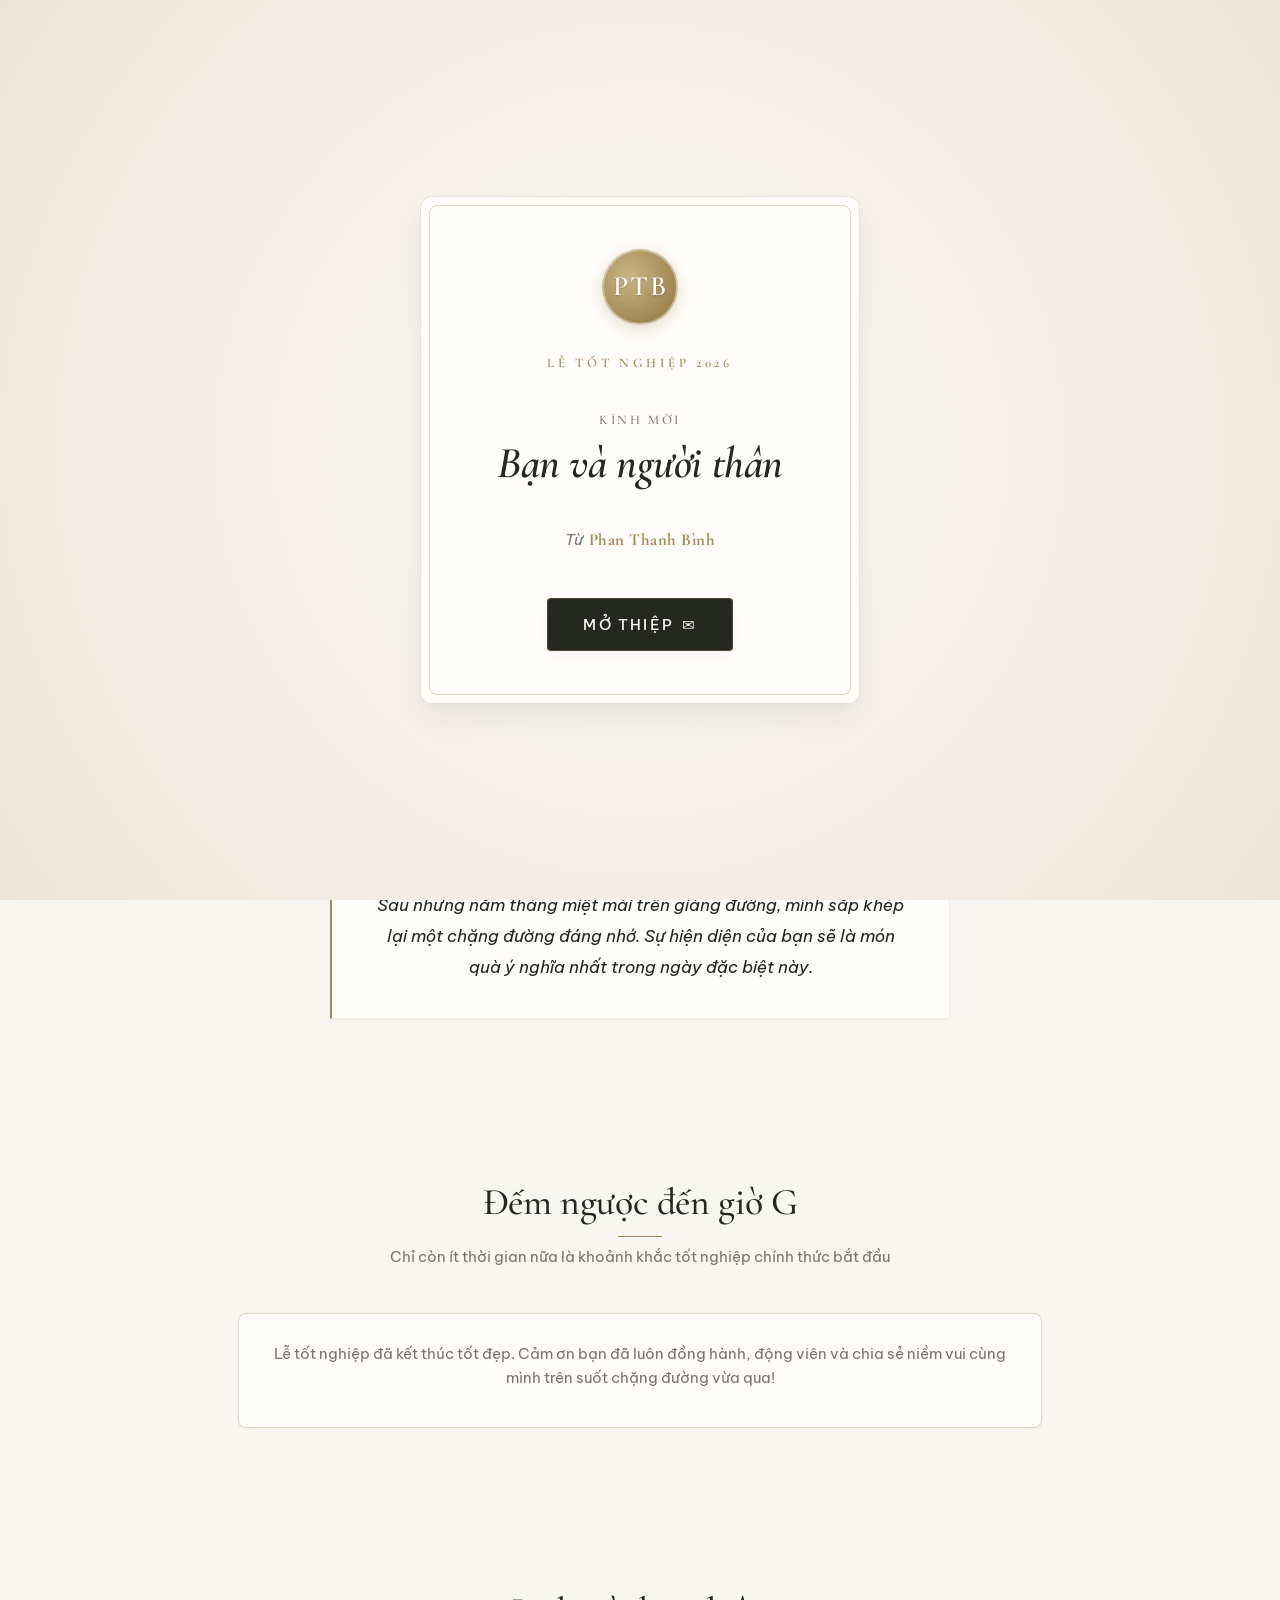
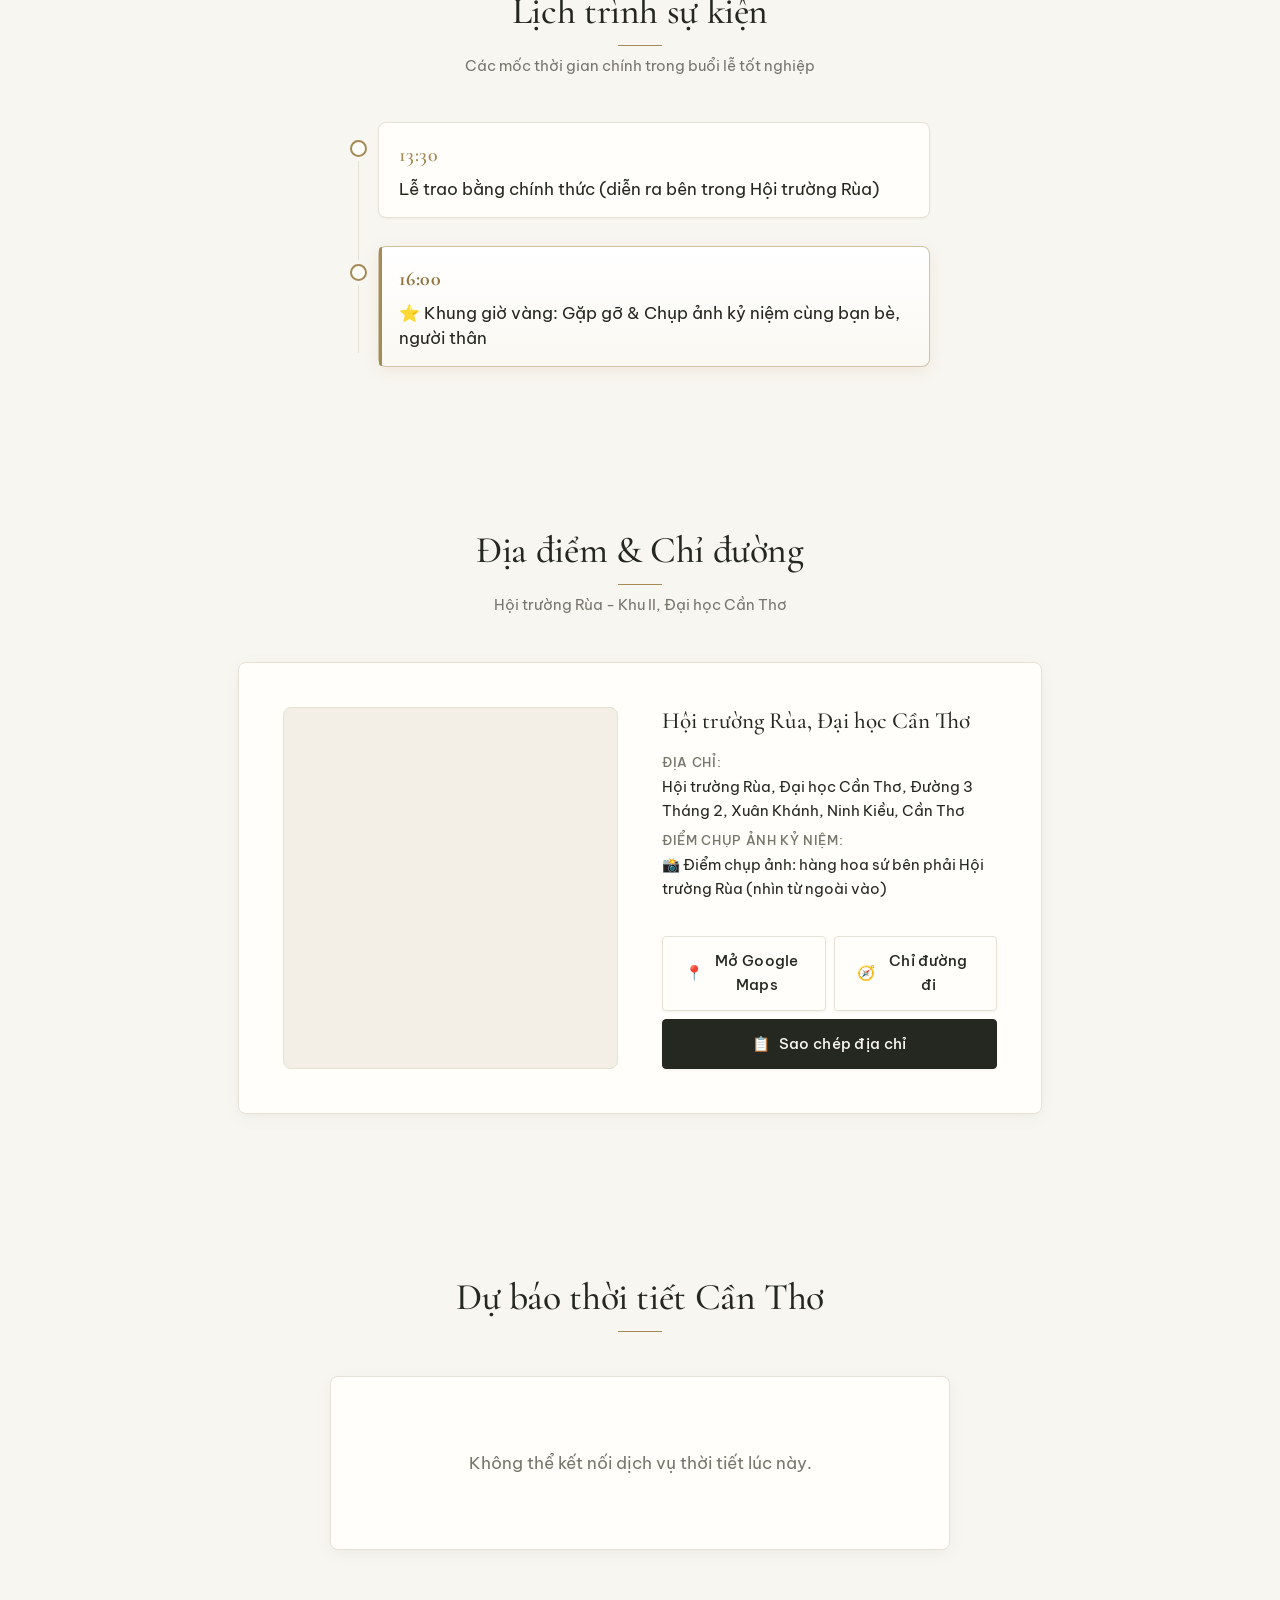
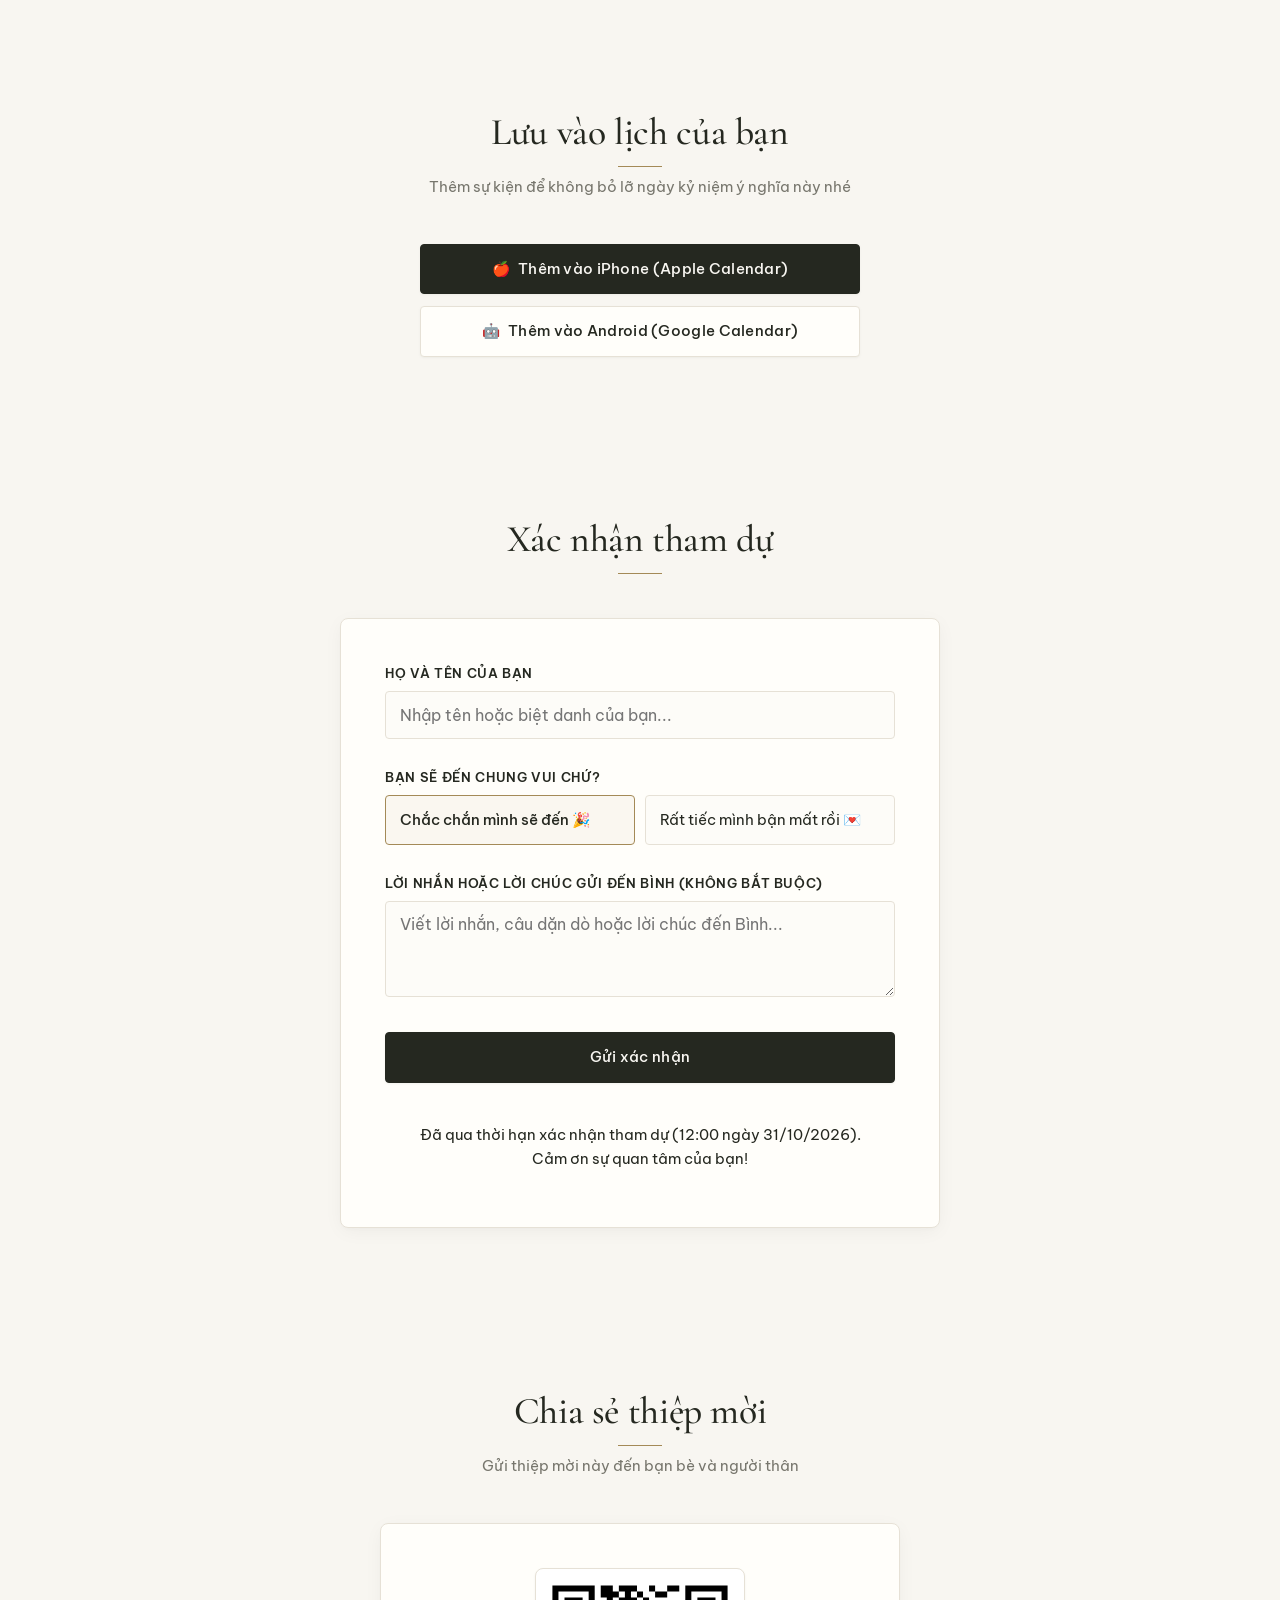
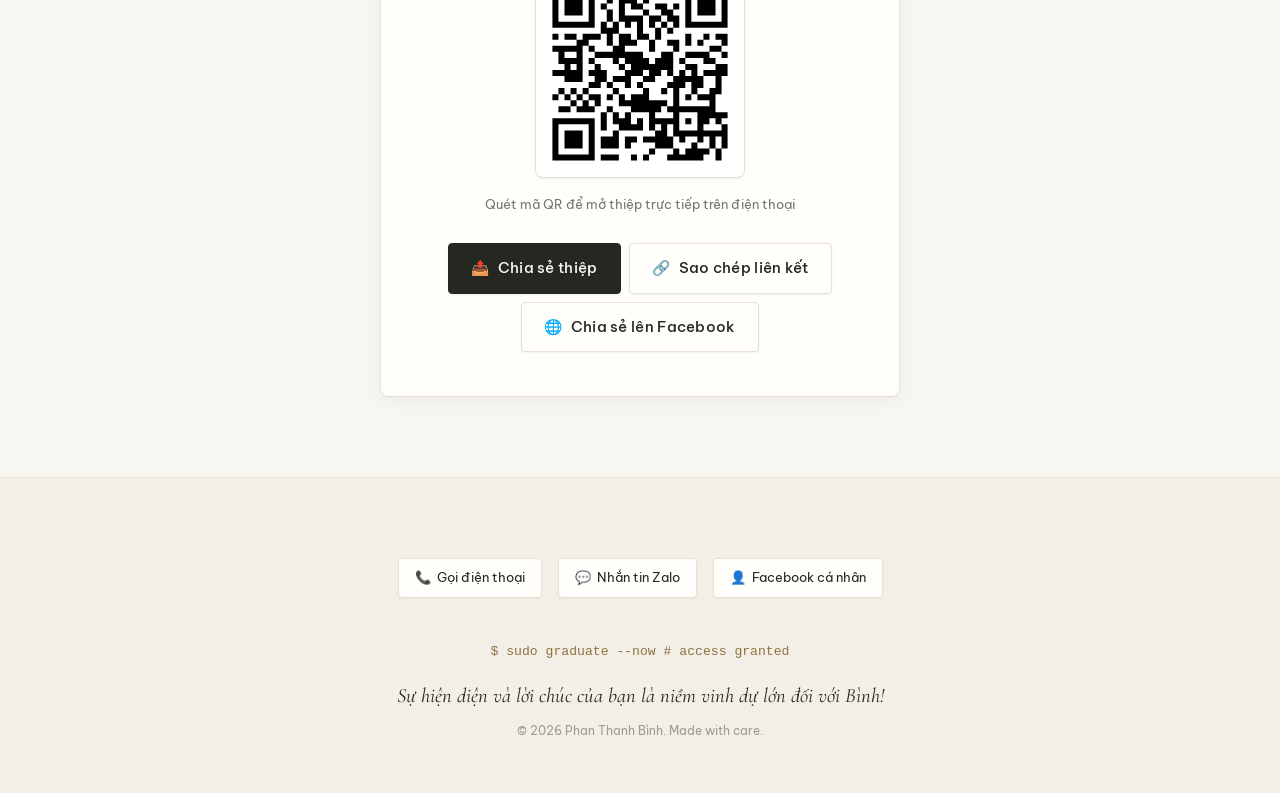
<file: index.html>
<!DOCTYPE html>
<html lang="vi">
<head>
  <meta charset="UTF-8" />
  <meta name="viewport" content="width=device-width, initial-scale=1.0" />
  <meta http-equiv="X-UA-Compatible" content="ie=edge" />

  <title>Lễ Tốt Nghiệp - Phan Thanh Bình</title>
  <meta name="description" content="Thiệp mời Lễ Tốt Nghiệp Kỹ sư An toàn thông tin của Phan Thanh Bình tại Đại học Cần Thơ - Thứ Bảy, 31/10/2026." />
  <meta name="theme-color" content="#F8F6F1" />
  <meta name="robots" content="noindex, nofollow" />
  <meta name="referrer" content="strict-origin-when-cross-origin" />

  <!-- Open Graph / Facebook / Zalo -->
  <meta property="og:type" content="website" />
  <meta property="og:url" content="https://binhtn2026.pthanhbinh1654.workers.dev/" />
  <meta property="og:title" content="Lễ Tốt Nghiệp - Phan Thanh Bình | Đại học Cần Thơ" />
  <meta property="og:description" content="Trân trọng kính mời bạn đến tham dự Lễ Tốt Nghiệp Kỹ sư An toàn thông tin của Phan Thanh Bình vào ngày 31/10/2026." />
  <meta property="og:image" content="https://binhtn2026.pthanhbinh1654.workers.dev/assets/img/og-cover.jpg?v=20261025c" />
  <meta property="og:image:secure_url" content="https://binhtn2026.pthanhbinh1654.workers.dev/assets/img/og-cover.jpg?v=20261025c" />
  <meta property="og:image:type" content="image/jpeg" />
  <meta property="og:image:width" content="1200" />
  <meta property="og:image:height" content="630" />
  <meta property="og:image:alt" content="Thiệp mời Lễ Tốt Nghiệp 2026 - Phan Thanh Bình" />

  <!-- Twitter -->
  <meta name="twitter:card" content="summary_large_image" />
  <meta name="twitter:url" content="https://binhtn2026.pthanhbinh1654.workers.dev/" />
  <meta name="twitter:title" content="Lễ Tốt Nghiệp - Phan Thanh Bình | Đại học Cần Thơ" />
  <meta name="twitter:description" content="Trân trọng kính mời bạn đến tham dự Lễ Tốt Nghiệp Kỹ sư An toàn thông tin của Phan Thanh Bình vào ngày 31/10/2026." />
  <meta name="twitter:image" content="https://binhtn2026.pthanhbinh1654.workers.dev/assets/img/og-cover.jpg?v=20261025c" />

  <!-- Favicon (Inline Editorial Ivory & Gold Shield Monogram) -->
  <link rel="icon" type="image/svg+xml" href="data:image/svg+xml,%3Csvg xmlns='http://www.w3.org/2000/svg' viewBox='0 0 100 100'%3E%3Crect width='100' height='100' rx='16' fill='%23F8F6F1' stroke='%23E6E1D6' stroke-width='2'/%3E%3Cpath d='M50 14 L80 26 V52 C80 70 50 86 50 86 C50 86 20 70 20 52 V26 Z' fill='%23FFFEFA' stroke='%23A48A57' stroke-width='3.5'/%3E%3Ctext x='50' y='57' font-family='Georgia, serif' font-size='24' font-weight='bold' fill='%23252820' text-anchor='middle'%3EPTB%3C/text%3E%3C/svg%3E" />

  <!-- Google Fonts Preconnect -->
  <link rel="preconnect" href="https://fonts.googleapis.com" />
  <link rel="preconnect" href="https://fonts.gstatic.com" crossorigin />
  <link href="https://fonts.googleapis.com/css2?family=Be+Vietnam+Pro:ital,wght@0,400;0,500;0,600;0,700;1,400&family=Cormorant+Garamond:ital,wght@0,400;0,500;0,600;0,700;1,400;1,600&family=Inter:wght@400;500;600&display=swap" rel="stylesheet" />

  <!-- Stylesheets -->
  <link rel="stylesheet" href="css/tokens.css?v=20261025_v4" />
  <link rel="stylesheet" href="css/base.css?v=20261025_v4" />
  <link rel="stylesheet" href="css/components.css?v=20261025_v4" />
</head>
<body>
  <!-- Accessibility Skip Link -->
  <a href="#main-content" class="skip-link" data-i18n="nav.skipToContent">Chuyển đến nội dung chính</a>

  <!-- Envelope Opening Screen (#envelope-screen) -->
  <div id="envelope-screen" class="envelope-screen" role="dialog" aria-modal="true" aria-labelledby="envelope-guest-name">
    <div class="envelope-wrapper">
      <div class="envelope-card">
        <div class="envelope-seal" aria-hidden="true" data-i18n="envelope.monogram">PTB</div>
        <div class="envelope-badge" data-i18n="envelope.badge">LỄ TỐT NGHIỆP 2026</div>

        <div class="envelope-recipient-box">
          <span class="envelope-to-label" data-i18n="envelope.toLabel">Kính mời</span>
          <h2 id="envelope-guest-name" class="envelope-guest-name">Bạn và người thân</h2>
        </div>

        <div class="envelope-from-line">
          <span data-i18n="envelope.fromLabel">Từ:</span>
          <strong data-i18n="envelope.owner">Phan Thanh Bình</strong>
        </div>

        <button id="btn-open-envelope" class="btn-open-envelope" type="button" aria-label="Mở phong bì thiệp mời">
          <span data-i18n="envelope.openBtn">Mở thiệp</span>
          <span aria-hidden="true">✉</span>
        </button>
      </div>
    </div>
  </div>

  <!-- Main Navigation (#main-nav) -->
  <nav id="main-nav" class="main-nav" aria-label="Menu điều hướng chính">
    <div class="container nav-inner">
      <a href="#hero" class="nav-brand" aria-label="Về trang chủ">
        <span data-i18n="nav.brand">PTB '26</span>
      </a>

      <div class="nav-links">
        <a href="#hero" class="nav-link" data-i18n="nav.details">Chi tiết</a>
        <a href="#timeline" class="nav-link" data-i18n="nav.timeline">Lịch trình</a>
        <a href="#venue" class="nav-link" data-i18n="nav.venue">Địa điểm</a>
        <a href="#rsvp" class="nav-link" data-i18n="nav.rsvp">Xác nhận</a>
      </div>

      <div class="nav-actions">
        <button id="btn-lang-toggle" class="btn-lang-toggle" type="button" aria-label="Chuyển đổi ngôn ngữ">
          English
        </button>
      </div>
    </div>
  </nav>

  <!-- Main Content Landmark -->
  <main id="main-content">

    <!-- Hero Section (#hero) -->
    <section id="hero" class="hero-section" aria-label="Phần giới thiệu lễ tốt nghiệp">

      <div class="container hero-content">
        <!-- Portrait / Monogram wrap -->
        <div id="hero-avatar-wrap" class="hero-avatar-wrap fade-up">
          <div class="hero-avatar">
            <div class="hero-monogram-placeholder" aria-label="PTB Monogram">PTB</div>
          </div>
        </div>

        <div class="hero-badge fade-up" data-i18n="hero.badge">LỄ TỐT NGHIỆP 2026</div>

        <!-- Personalized Guest Greeting (Prominent & Respectful) -->
        <div class="hero-greeting-box fade-up">
          <span class="hero-greeting-prefix" data-i18n="hero.greetingPrefix">Trân trọng kính mời</span>
          <h2 id="hero-greeting-text" class="hero-guest-title" data-i18n="hero.guestDefault">Bạn và người thân</h2>
          <p class="hero-invite-lead" data-i18n="hero.inviteLead">đến chung vui trong ngày lễ tốt nghiệp của</p>
        </div>

        <!-- Graduate Centerpiece Profile -->
        <div class="hero-graduate-card fade-up">
          <h1 class="hero-title" data-i18n="hero.name">Phan Thanh Bình</h1>
          <div class="hero-degree" data-i18n="hero.degree">Kỹ sư An toàn thông tin</div>
          <div class="hero-school" data-i18n="hero.school">Trường Công nghệ Thông tin & Truyền thông</div>
          <div class="hero-university" data-i18n="hero.university">Đại học Cần Thơ</div>
        </div>

        <!-- Date & Location Capsule with Highlighted Meetup Time -->
        <div class="hero-details-pill fade-up">
          <span class="pill-item">📅 <strong data-i18n="hero.dateLabel">Thứ Bảy, 31 Tháng 10, 2026</strong></span>
          <span class="pill-item">⏰ <span data-i18n="hero.timeLabel">13:30 - 17:30</span> <small class="pill-subtext" data-i18n="hero.ceremonyNote">(Lễ chính thức)</small></span>
          <span class="pill-item pill-highlight">📸 <strong data-i18n="hero.photoTimeLabel">Đón khách & Chụp ảnh: từ 16:00</strong></span>
          <span class="pill-item">📍 <span data-i18n="hero.venueSummary">Hội trường Rùa • Đại học Cần Thơ</span></span>
        </div>

        <!-- Golden Hour Meetup Callout (16:00 Advice) -->
        <div class="hero-timing-tip fade-up">
          <div class="timing-tip-icon" aria-hidden="true">💡</div>
          <div class="timing-tip-body">
            <strong class="timing-tip-heading" data-i18n="hero.timingTipHighlight">Thời điểm gặp nhau lý tưởng:</strong>
            <p class="timing-tip-text" data-i18n="hero.timingTip">Lễ trao bằng chính thức diễn ra từ 13:30 trong hội trường. Bạn đến vào lúc 16:00 là thời điểm đẹp nhất để gặp gỡ và chụp ảnh kỷ niệm cùng Bình nhé!</p>
          </div>
        </div>

        <!-- Invitation Quote -->
        <div class="hero-invitation-quote fade-up">
          <p data-i18n="hero.invitationText">
            "Sau những năm tháng miệt mài trên giảng đường, mình sắp khép lại một chặng đường đáng nhớ. Sự hiện diện của bạn sẽ là món quà ý nghĩa nhất trong ngày đặc biệt này."
          </p>
        </div>
      </div>
    </section>

    <!-- Details & Countdown Section (#countdown-section) -->
    <section id="countdown-section" class="section-block" aria-labelledby="countdown-title">
      <div class="container">
        <div class="section-header fade-up">
          <h2 id="countdown-title" class="section-title" data-i18n="countdown.title">Đếm ngược đến giờ G</h2>
          <div class="section-divider"></div>
          <p class="section-subtitle" data-i18n="countdown.subtitle">Chỉ còn ít thời gian nữa là khoảnh khắc tốt nghiệp chính thức bắt đầu</p>
        </div>

        <!-- 4 Countdown boxes -->
        <div id="countdown-grid" class="countdown-grid fade-up" aria-live="polite">
          <div class="countdown-box">
            <span id="cd-days" class="countdown-num">00</span>
            <span class="countdown-label" data-i18n="countdown.days">Ngày</span>
          </div>
          <div class="countdown-box">
            <span id="cd-hours" class="countdown-num">00</span>
            <span class="countdown-label" data-i18n="countdown.hours">Giờ</span>
          </div>
          <div class="countdown-box">
            <span id="cd-minutes" class="countdown-num">00</span>
            <span class="countdown-label" data-i18n="countdown.minutes">Phút</span>
          </div>
          <div class="countdown-box">
            <span id="cd-seconds" class="countdown-num">00</span>
            <span class="countdown-label" data-i18n="countdown.seconds">Giây</span>
          </div>
        </div>

        <!-- Special announcement banner (day of / after event) -->
        <div id="countdown-banner" class="countdown-special-banner" style="display: none;" aria-live="polite"></div>
      </div>
    </section>

    <!-- Timeline Section (#timeline) -->
    <section id="timeline" class="section-block" aria-labelledby="timeline-title">
      <div class="container">
        <div class="section-header fade-up">
          <h2 id="timeline-title" class="section-title" data-i18n="timeline.title">Lịch trình sự kiện</h2>
          <div class="section-divider"></div>
          <p class="section-subtitle" data-i18n="timeline.subtitle">Các mốc thời gian chính trong buổi lễ tốt nghiệp</p>
        </div>

        <div id="timeline-list" class="timeline-container">
          <!-- Populated by JS from config.timeline -->
        </div>
      </div>
    </section>

    <!-- Venue & Maps Section (#venue) -->
    <section id="venue" class="section-block" aria-labelledby="venue-title">
      <div class="container">
        <div class="section-header fade-up">
          <h2 id="venue-title" class="section-title" data-i18n="venue.title">Địa điểm & Chỉ đường</h2>
          <div class="section-divider"></div>
          <p class="section-subtitle" data-i18n="venue.subtitle">Hội trường Rùa - Khu II, Đại học Cần Thơ</p>
        </div>

        <div class="card venue-grid fade-up">
          <!-- Map Iframe with lazy observer container -->
          <div id="map-container" class="map-wrapper" aria-label="Bản đồ vị trí">
            <div class="skeleton-box" style="width: 100%; height: 100%;"></div>
          </div>

          <div class="venue-info">
            <div id="venue-name" class="venue-name-highlight">Hội trường Rùa, Đại học Cần Thơ</div>

            <div class="venue-detail-row">
              <strong data-i18n="venue.addressLabel">Địa chỉ:</strong>
              <span id="venue-address">Hội trường Rùa, Đại học Cần Thơ, Đường 3 Tháng 2, Xuân Khánh, Ninh Kiều, Cần Thơ</span>
            </div>

            <div class="venue-detail-row">
              <strong data-i18n="venue.photoNoteLabel">Điểm chụp ảnh kỷ niệm:</strong>
              <span id="venue-note">📸 Điểm chụp ảnh: hàng hoa sứ bên phải Hội trường Rùa (nhìn từ ngoài vào)</span>
            </div>

            <!-- Action buttons grid -->
            <div class="venue-buttons-grid">
              <a id="btn-open-maps" href="https://maps.app.goo.gl/4Gg1j6V9ZP4A7pup9" target="_blank" rel="noopener noreferrer" class="btn btn-secondary">
                <span>📍</span> <span data-i18n="venue.openMaps">Mở Google Maps</span>
              </a>
              <a id="btn-directions" href="#" target="_blank" rel="noopener noreferrer" class="btn btn-secondary">
                <span>🧭</span> <span data-i18n="venue.directions">Chỉ đường</span>
              </a>
              <button id="btn-copy-address" type="button" class="btn btn-primary">
                <span>📋</span> <span data-i18n="venue.copyAddress">Sao chép địa chỉ</span>
              </button>
            </div>
          </div>
        </div>
      </div>
    </section>

    <!-- Weather Widget Section (#weather) -->
    <section id="weather" class="section-block" aria-labelledby="weather-title">
      <div class="container">
        <div class="section-header fade-up">
          <h2 id="weather-title" class="section-title" data-i18n="weather.title">Dự báo thời tiết Cần Thơ</h2>
          <div class="section-divider"></div>
        </div>

        <div class="card weather-card fade-up">
          <div id="weather-content" aria-live="polite">
            <div class="skeleton-box" style="width: 60%; margin: 0 auto 12px;"></div>
            <div class="skeleton-box" style="width: 40%; margin: 0 auto;"></div>
          </div>
        </div>
      </div>
    </section>

    <!-- Calendar Section (#calendar-section) -->
    <section id="calendar-section" class="section-block" aria-labelledby="calendar-title">
      <div class="container">
        <div class="section-header fade-up">
          <h2 id="calendar-title" class="section-title" data-i18n="calendar.title">Lưu vào lịch của bạn</h2>
          <div class="section-divider"></div>
          <p class="section-subtitle" data-i18n="calendar.subtitle">Thêm sự kiện để không bỏ lỡ ngày kỷ niệm ý nghĩa này nhé</p>
        </div>

        <div class="calendar-actions fade-up">
          <a id="btn-apple-cal" href="assets/event.ics" download="Le-Tot-Nghiep-Phan-Thanh-Binh.ics" class="btn btn-primary">
            <span>🍎</span> <span data-i18n="calendar.appleCal">Thêm vào iPhone (Apple Calendar)</span>
          </a>
          <a id="btn-gcal" href="#" class="btn btn-secondary" target="_blank" rel="noopener noreferrer">
            <span>🤖</span> <span data-i18n="calendar.googleCal">Thêm vào Android (Google Calendar)</span>
          </a>
        </div>
      </div>
    </section>

    <!-- RSVP Section (#rsvp) -->
    <section id="rsvp" class="section-block" aria-labelledby="rsvp-title">
      <div class="container">
        <div class="section-header fade-up">
          <h2 id="rsvp-title" class="section-title" data-i18n="rsvp.title">Xác nhận tham dự</h2>
          <div class="section-divider"></div>
        </div>

        <div class="card rsvp-form-container fade-up">
          <form id="rsvp-form" novalidate>
            <!-- Honeypot anti-spam input -->
            <input type="text" name="website" id="rsvp-website" class="hp-field" tabindex="-1" autocomplete="off" />

            <div class="form-group">
              <label for="rsvp-name" class="form-label" data-i18n="rsvp.nameLabel">Họ và tên của bạn</label>
              <input type="text" id="rsvp-name" name="name" class="form-input" data-i18n-placeholder="rsvp.namePlaceholder" placeholder="Nhập tên hoặc biệt danh của bạn..." required maxlength="100" />
            </div>

            <div class="form-group">
              <span class="form-label" data-i18n="rsvp.statusLabel">Bạn sẽ đến chung vui chứ?</span>
              <div class="radio-options-grid">
                <label class="radio-choice-card">
                  <input type="radio" name="attending" value="yes" checked />
                  <span class="radio-choice-content" data-i18n="rsvp.statusYes">Chắc chắn mình sẽ đến 🎉</span>
                </label>
                <label class="radio-choice-card">
                  <input type="radio" name="attending" value="no" />
                  <span class="radio-choice-content" data-i18n="rsvp.statusNo">Rất tiếc mình bận mất rồi 💌</span>
                </label>
              </div>
            </div>

            <div class="form-group">
              <label for="rsvp-message" class="form-label" data-i18n="rsvp.messageLabel">Lời nhắn gửi đến Bình (không bắt buộc)</label>
              <textarea id="rsvp-message" name="message" class="form-textarea" data-i18n-placeholder="rsvp.messagePlaceholder" placeholder="Viết lời nhắn hoặc câu dặn dò..." maxlength="500"></textarea>
            </div>

            <button id="rsvp-submit-btn" type="submit" class="btn btn-primary" style="width: 100%;">
              <span data-i18n="rsvp.submitBtn">Gửi xác nhận</span>
            </button>
          </form>

          <div id="rsvp-status" class="form-status-alert" role="alert"></div>
        </div>
      </div>
    </section>

    <!-- Share Section (#share) -->
    <section id="share" class="section-block" aria-labelledby="share-title">
      <div class="container">
        <div class="section-header fade-up">
          <h2 id="share-title" class="section-title" data-i18n="share.title">Chia sẻ thiệp mời</h2>
          <div class="section-divider"></div>
          <p class="section-subtitle" data-i18n="share.subtitle">Gửi thiệp mời này đến bạn bè và người thân</p>
        </div>

        <div class="card share-card fade-up">
          <div class="qr-wrapper">
            <div id="qr-container"></div>
          </div>
          <p class="qr-tip" data-i18n="share.qrTip">Quét mã QR để mở thiệp trực tiếp trên điện thoại</p>

          <div class="share-buttons-row">
            <button id="btn-web-share" type="button" class="btn btn-primary">
              <span>📤</span> <span data-i18n="share.shareBtn">Chia sẻ thiệp</span>
            </button>
            <button id="btn-copy-link" type="button" class="btn btn-secondary">
              <span>🔗</span> <span data-i18n="share.copyLink">Sao chép liên kết</span>
            </button>
            <a id="btn-facebook-share" href="#" class="btn btn-secondary" target="_blank" rel="noopener noreferrer">
              <span>🌐</span> <span data-i18n="share.facebookBtn">Chia sẻ lên Facebook</span>
            </a>
          </div>
        </div>
      </div>
    </section>

  </main>

  <!-- Footer (#footer) -->
  <footer class="site-footer">
    <div class="container">
      <div class="footer-contact-links fade-up">
        <a href="tel:0327397756" class="footer-contact-item">
          <span>📞</span> <span data-i18n="footer.callNow">Gọi điện: 0327.397.756</span>
        </a>
        <a href="https://zalo.me/0327397756" target="_blank" rel="noopener noreferrer" class="footer-contact-item">
          <span>💬</span> <span data-i18n="footer.zalo">Nhắn Zalo</span>
        </a>
        <a href="https://www.facebook.com/binh.thanh.613766/" target="_blank" rel="noopener noreferrer" class="footer-contact-item">
          <span>👤</span> <span data-i18n="footer.facebook">Facebook cá nhân</span>
        </a>
      </div>

      <div class="footer-terminal fade-up" aria-label="Terminal status line">
        <span data-i18n="footer.terminalCmd">$ sudo graduate --now  # access granted</span>
      </div>

      <p class="footer-thankyou fade-up" data-i18n="footer.thankYou">
        Sự hiện diện và lời chúc của bạn là niềm vinh dự lớn đối với Bình!
      </p>

      <p class="footer-copyright fade-up" data-i18n="footer.copyright">
        © 2026 Phan Thanh Bình. Made with care.
      </p>
    </div>
  </footer>

  <!-- Floating Music Toggle Button -->
  <button id="btn-music-toggle" class="floating-music-btn music-btn" type="button" aria-label="Bật nhạc nền" title="Bật nhạc nền">
    <span class="music-icon" aria-hidden="true">♪</span>
  </button>

  <!-- Background Music Audio (Native HTML5 Audio - Zero External Video Popup) -->
  <audio id="bg-audio" src="assets/audio/thanh-xuan.mp3" preload="auto" loop playsinline webkit-playsinline>
    <source src="assets/audio/thanh-xuan.mp3" type="audio/mpeg" />
  </audio>

  <!-- Toast Notification -->
  <div id="toast" class="toast-notification toast" role="status" aria-live="polite"></div>

  <!-- Vendor Scripts -->
  <script src="vendor/qrcode.min.js"></script>

  <!-- Main Application Script (ES Module) -->
  <script type="module" src="js/main.js?v=20261025_v4"></script>
</body>
</html>
</file>
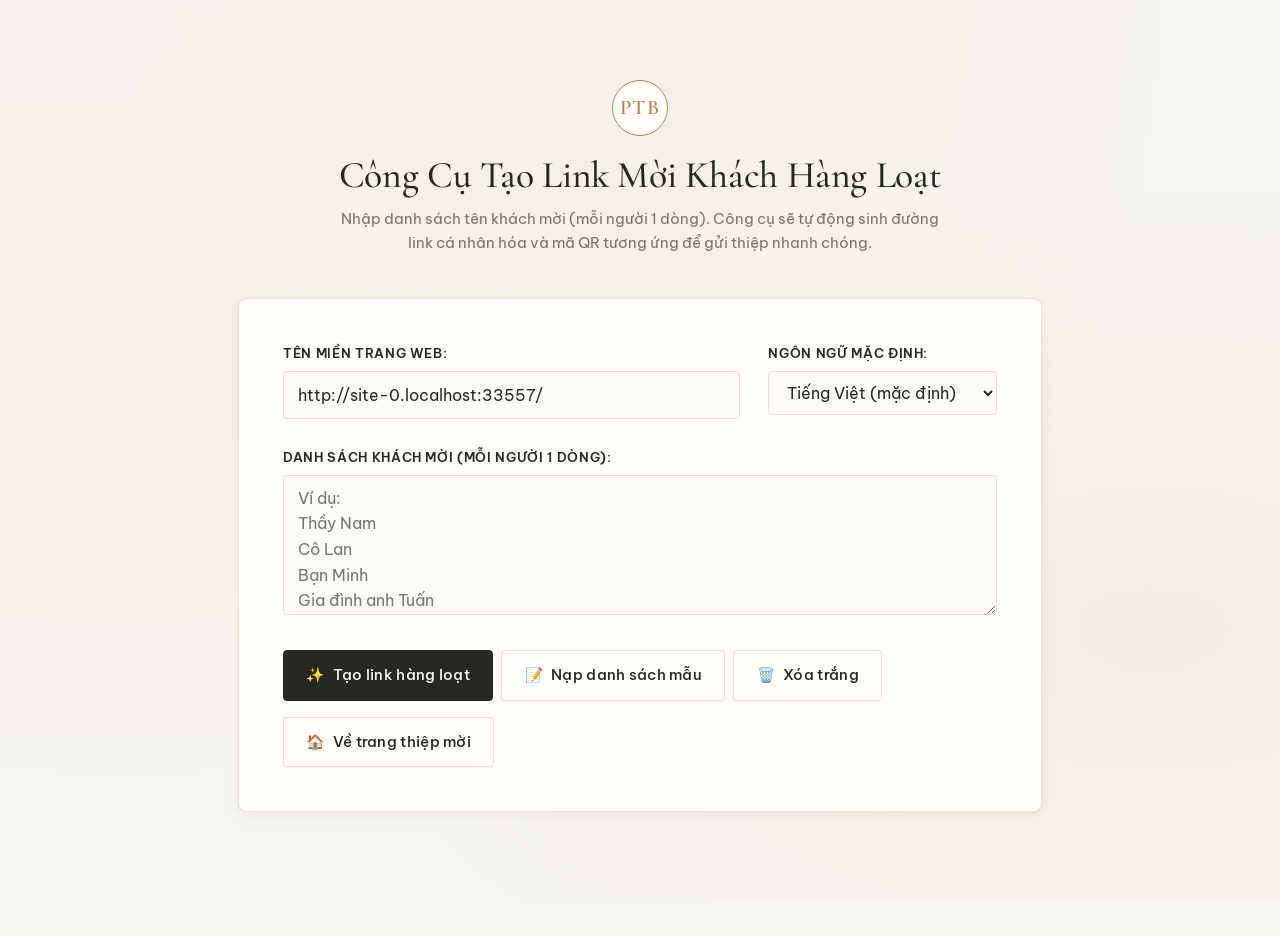
<file: tools/link-generator.html>
<!DOCTYPE html>
<html lang="vi">
<head>
  <meta charset="UTF-8" />
  <meta name="viewport" content="width=device-width, initial-scale=1.0" />
  <title>Công Cụ Tạo Link Mời Khách Hàng Loạt | Phan Thanh Bình</title>
  <meta name="robots" content="noindex, nofollow" />
  <meta name="theme-color" content="#F8F6F1" />

  <link rel="icon" type="image/svg+xml" href="data:image/svg+xml,%3Csvg xmlns='http://www.w3.org/2000/svg' viewBox='0 0 100 100'%3E%3Crect width='100' height='100' rx='16' fill='%23F8F6F1' stroke='%23E6E1D6' stroke-width='2'/%3E%3Cpath d='M50 14 L80 26 V52 C80 70 50 86 50 86 C50 86 20 70 20 52 V26 Z' fill='%23FFFEFA' stroke='%23A48A57' stroke-width='3.5'/%3E%3Ctext x='50' y='57' font-family='Georgia, serif' font-size='24' font-weight='bold' fill='%23252820' text-anchor='middle'%3EPTB%3C/text%3E%3C/svg%3E" />

  <link rel="preconnect" href="https://fonts.googleapis.com" />
  <link rel="preconnect" href="https://fonts.gstatic.com" crossorigin />
  <link href="https://fonts.googleapis.com/css2?family=Be+Vietnam+Pro:wght@400;500;600;700&family=Cormorant+Garamond:wght@500;600;700&family=Inter:wght@400;500;600&display=swap" rel="stylesheet" />

  <link rel="stylesheet" href="../css/tokens.css?v=20261025_v4" />
  <link rel="stylesheet" href="../css/base.css?v=20261025_v4" />
  <link rel="stylesheet" href="../css/components.css?v=20261025_v4" />

  <style>
    body {
      background-color: var(--color-bg);
      color: var(--color-text);
      font-family: var(--font-body);
    }
    .tool-header {
      text-align: center;
      padding-top: var(--space-xl);
      margin-bottom: var(--space-lg);
    }
    .tool-title {
      font-family: var(--font-heading);
      font-size: var(--text-2xl);
      color: var(--color-text);
      font-weight: 500;
      margin-bottom: var(--space-xs);
    }
    .tool-desc {
      color: var(--color-text-muted);
      max-width: 620px;
      margin: 0 auto;
      font-size: var(--text-sm);
      line-height: 1.6;
    }
    .generator-card {
      background: var(--color-surface);
      border: 1px solid var(--color-border);
      border-radius: var(--radius-md);
      padding: var(--space-lg);
      box-shadow: var(--shadow-card);
      margin-bottom: var(--space-lg);
    }
    .options-row {
      display: grid;
      grid-template-columns: 2fr 1fr;
      gap: var(--space-md);
      margin-bottom: var(--space-md);
    }
    @media (max-width: 640px) {
      .options-row {
        grid-template-columns: 1fr;
      }
    }
    .table-container {
      margin-top: var(--space-lg);
      overflow-x: auto;
      border-radius: var(--radius-md);
      border: 1px solid var(--color-border);
      background: var(--color-surface);
      box-shadow: var(--shadow-card);
    }
    table {
      width: 100%;
      border-collapse: collapse;
      font-size: var(--text-sm);
      text-align: left;
    }
    th, td {
      padding: 12px 14px;
      border-bottom: 1px solid var(--color-border-subtle);
    }
    th {
      background: var(--color-surface-muted);
      color: var(--color-text);
      font-family: var(--font-heading);
      font-size: var(--text-base);
      font-weight: 600;
      letter-spacing: 0.02em;
    }
    tr:last-child td {
      border-bottom: none;
    }
    tr:hover td {
      background: rgba(164, 138, 87, 0.03);
    }
    .link-cell {
      max-width: 260px;
      word-break: break-all;
      color: var(--color-accent);
      font-family: var(--font-mono);
      font-size: 0.78rem;
    }
    .qr-thumb-wrap {
      width: 52px;
      height: 52px;
      background: #FFFFFF;
      padding: 3px;
      border: 1px solid var(--color-border);
      border-radius: var(--radius-sm);
      display: inline-flex;
      align-items: center;
      justify-content: center;
      cursor: pointer;
      box-shadow: var(--shadow-sm);
      transition: transform var(--duration-fast) var(--easing);
    }
    .qr-thumb-wrap:hover {
      transform: scale(1.08);
      border-color: var(--color-accent);
    }
    .qr-thumb-wrap svg {
      width: 100%;
      height: 100%;
      display: block;
    }
    .action-bar {
      display: flex;
      justify-content: space-between;
      align-items: center;
      margin-top: var(--space-md);
      flex-wrap: wrap;
      gap: var(--space-sm);
    }

    /* Modal for enlarged QR */
    .qr-modal {
      position: fixed;
      inset: 0;
      background: rgba(37, 40, 32, 0.65);
      backdrop-filter: blur(8px);
      -webkit-backdrop-filter: blur(8px);
      z-index: 10005;
      display: flex;
      align-items: center;
      justify-content: center;
      padding: var(--space-md);
      opacity: 0;
      pointer-events: none;
      transition: opacity var(--duration-fast) var(--easing);
    }
    .qr-modal.show {
      opacity: 1;
      pointer-events: auto;
    }
    .qr-modal-content {
      background: var(--color-surface);
      border: 1px solid var(--color-border);
      border-radius: var(--radius-lg);
      padding: var(--space-lg);
      text-align: center;
      max-width: 380px;
      width: 100%;
      box-shadow: var(--shadow-elevated);
    }
    .qr-modal-image-box {
      background: #FFFFFF;
      padding: 16px;
      border: 1px solid var(--color-border);
      border-radius: var(--radius-md);
      margin: var(--space-md) auto;
      display: inline-block;
      box-shadow: var(--shadow-sm);
    }
    .qr-modal-image-box svg {
      width: 220px;
      height: 220px;
      display: block;
    }
  </style>
</head>
<body>
  <div class="container" style="padding-bottom: var(--space-xl);">
    <header class="tool-header">
      <div class="hero-monogram-placeholder" style="width: 56px; height: 56px; font-size: 1.3rem; margin: 0 auto var(--space-sm); border: 1px solid var(--color-accent); background: var(--color-surface);" aria-label="PTB Monogram">PTB</div>
      <h1 class="tool-title">Công Cụ Tạo Link Mời Khách Hàng Loạt</h1>
      <p class="tool-desc">
        Nhập danh sách tên khách mời (mỗi người 1 dòng). Công cụ sẽ tự động sinh đường link cá nhân hóa và mã QR tương ứng để gửi thiệp nhanh chóng.
      </p>
    </header>

    <div class="card generator-card">
      <div class="options-row">
        <div class="form-group" style="margin-bottom: 0;">
          <label for="base-url-input" class="form-label">Tên miền trang web:</label>
          <input type="text" id="base-url-input" class="form-input" placeholder="https://..." />
        </div>
        <div class="form-group" style="margin-bottom: 0;">
          <label for="lang-select" class="form-label">Ngôn ngữ mặc định:</label>
          <select id="lang-select" class="form-input">
            <option value="vi">Tiếng Việt (mặc định)</option>
            <option value="en">English (tiếng Anh)</option>
          </select>
        </div>
      </div>

      <div class="form-group">
        <label for="names-input" class="form-label">
          Danh sách khách mời (mỗi người 1 dòng):
        </label>
        <textarea id="names-input" class="form-textarea" style="height: 140px;" placeholder="Ví dụ:
Thầy Nam
Cô Lan
Bạn Minh
Gia đình anh Tuấn
Em Linh"></textarea>
      </div>

      <div class="action-bar">
        <div style="display: flex; gap: 8px; flex-wrap: wrap;">
          <button id="btn-generate" type="button" class="btn btn-primary">
            <span>✨</span> <span>Tạo link hàng loạt</span>
          </button>
          <button id="btn-sample" type="button" class="btn btn-secondary">
            <span>📝</span> <span>Nạp danh sách mẫu</span>
          </button>
          <button id="btn-clear" type="button" class="btn btn-secondary">
            <span>🗑️</span> <span>Xóa trắng</span>
          </button>
        </div>
        <a href="/" class="btn btn-secondary">
          <span>🏠</span> <span>Về trang thiệp mời</span>
        </a>
      </div>
    </div>

    <!-- Results Section -->
    <div id="results-wrapper" style="display: none;">
      <div style="display: flex; justify-content: space-between; align-items: center; margin-bottom: var(--space-xs); flex-wrap: wrap; gap: 10px;">
        <h2 id="count-summary" class="section-title" style="font-size: var(--text-xl); margin: 0;">
          Danh Sách Đã Tạo
        </h2>
        <button id="btn-copy-all" type="button" class="btn btn-secondary">
          <span>📋</span> <span>Sao chép toàn bộ danh sách</span>
        </button>
      </div>

      <div class="table-container">
        <table>
          <thead>
            <tr>
              <th style="width: 50px;">STT</th>
              <th style="width: 200px;">Tên khách</th>
              <th>Đường link cá nhân hóa</th>
              <th style="width: 90px; text-align: center;">Sao chép</th>
              <th style="width: 80px; text-align: center;">Mã QR</th>
            </tr>
          </thead>
          <tbody id="links-tbody">
            <!-- Populated by JS -->
          </tbody>
        </table>
      </div>
    </div>
  </div>

  <!-- QR Enlarged Modal -->
  <div id="qr-modal" class="qr-modal" role="dialog" aria-modal="true" aria-labelledby="modal-guest-name">
    <div class="qr-modal-content">
      <h3 id="modal-guest-name" style="font-family: var(--font-heading); font-size: 1.5rem; color: var(--color-text); margin-bottom: 4px;">Tên khách</h3>
      <p id="modal-guest-link" style="font-family: var(--font-mono); font-size: 0.75rem; color: var(--color-accent); word-break: break-all; margin-bottom: var(--space-xs);"></p>
      
      <div id="modal-qr-box" class="qr-modal-image-box"></div>
      
      <p style="font-size: var(--text-xs); color: var(--color-text-muted); margin-bottom: var(--space-md);">
        Quét mã để mở trực tiếp trên điện thoại
      </p>

      <div style="display: flex; justify-content: center; gap: 8px;">
        <button id="btn-modal-copy" type="button" class="btn btn-primary">
          <span>📋</span> <span>Sao chép link</span>
        </button>
        <button id="btn-modal-close" type="button" class="btn btn-secondary">
          <span>Đóng</span>
        </button>
      </div>
    </div>
  </div>

  <!-- Toast -->
  <div id="toast" class="toast-notification" role="status" aria-live="polite"></div>

  <!-- QR Code Vendor Lib -->
  <script src="../vendor/qrcode.min.js"></script>

  <!-- Generator Script (External file to strictly comply with CSP script-src 'self') -->
  <script src="../js/link-generator.js"></script>
</body>
</html>
</file>
<file: css/tokens.css>
:root {
  /* ==========================================================================
     EDITORIAL LUXURY & MODERN ACADEMIC DESIGN TOKENS
     PTB '26 Graduation Invitation
     ========================================================================== */

  /* Color Palette - Ivory, Warm White, Charcoal, Muted Gray, Champagne Gold */
  --color-bg: #F8F6F1;             /* Primary Ivory Paper */
  --color-bg-alt: #F3EFE6;         /* Secondary Warm Ivory */
  --color-surface: #FFFEFA;        /* Warm White Cardstock */
  --color-surface-hover: #FFFFFF;  /* Crisp White */
  --color-surface-muted: #F5F2EB;  /* Subtle Cream Wash */

  --color-text: #252820;           /* Deep Charcoal Body & Headings */
  --color-text-muted: #77766D;     /* Editorial Muted Gray */
  --color-text-dim: #9C9B91;       /* Light Stone Subtext */

  --color-accent: #A48A57;         /* Champagne Gold */
  --color-accent-hover: #8C7443;   /* Deep Champagne */
  --color-accent-light: #C4AE7E;   /* Light Champagne Tint */
  --color-accent-subtle: rgba(164, 138, 87, 0.08); /* Gold Wash */
  --color-accent-border: rgba(164, 138, 87, 0.35); /* Delicate Gold Hairline */

  --color-border: #E6E1D6;         /* Warm Neutral Border */
  --color-border-subtle: #EFECE4;  /* Hairline Divider */
  --color-border-strong: #D5CEBF;  /* Focused/Structured Border */

  --color-success: #3D7A5A;        /* Academic Forest Green */
  --color-error: #A8423F;          /* Classic Vermillion */
  --color-info: #3D667A;           /* Deep Slate Blue */

  /* Typography */
  --font-heading: 'Cormorant Garamond', 'Playfair Display', Georgia, 'Times New Roman', serif;
  --font-body: 'Be Vietnam Pro', 'Inter', system-ui, -apple-system, BlinkMacSystemFont, 'Segoe UI', Roboto, sans-serif;
  --font-mono: ui-monospace, 'SF Mono', Menlo, Monaco, Consolas, monospace;

  /* Fluid Spacing */
  --space-2xs: clamp(0.2rem, 0.6vw, 0.35rem);
  --space-xs: clamp(0.35rem, 1vw, 0.5rem);
  --space-sm: clamp(0.75rem, 1.8vw, 1rem);
  --space-md: clamp(1.2rem, 2.8vw, 1.75rem);
  --space-lg: clamp(1.8rem, 4.5vw, 2.75rem);
  --space-xl: clamp(3rem, 7vw, 5rem);

  /* Fluid Typography */
  --text-2xs: clamp(0.68rem, 1.2vw, 0.75rem);
  --text-xs: clamp(0.75rem, 1.4vw, 0.82rem);
  --text-sm: clamp(0.85rem, 1.8vw, 0.92rem);
  --text-base: clamp(0.96rem, 2vw, 1.05rem);
  --text-lg: clamp(1.12rem, 2.6vw, 1.28rem);
  --text-xl: clamp(1.3rem, 3.5vw, 1.65rem);
  --text-2xl: clamp(1.75rem, 4.5vw, 2.35rem);
  --text-hero: clamp(2.4rem, 7.5vw, 4.4rem);

  /* Restrained Border Radii - Bespoke Stationery */
  --radius-xs: 2px;
  --radius-sm: 4px;
  --radius-md: 8px;
  --radius-lg: 12px;
  --radius-xl: 16px;
  --radius-full: 9999px;

  /* Soft Luxury Shadows - Tactile Paper Elevation */
  --shadow-sm: 0 1px 3px rgba(37, 40, 32, 0.04), 0 1px 2px rgba(37, 40, 32, 0.02);
  --shadow-card: 0 4px 20px -2px rgba(37, 40, 32, 0.05), 0 2px 6px -1px rgba(37, 40, 32, 0.03);
  --shadow-elevated: 0 14px 34px -4px rgba(37, 40, 32, 0.08), 0 4px 12px -2px rgba(37, 40, 32, 0.04);
  --shadow-seal: 0 4px 16px rgba(164, 138, 87, 0.32);

  /* Transitions */
  --duration-fast: 160ms;
  --duration-normal: 280ms;
  --duration-slow: 480ms;
  --easing: cubic-bezier(0.25, 1, 0.5, 1);
}
</file>
<file: css/base.css>
@layer reset, base, components, utilities;

@layer reset {
  *, *::before, *::after {
    box-sizing: border-box;
    margin: 0;
    padding: 0;
  }

  html {
    -webkit-text-size-adjust: 100%;
    -moz-tab-size: 4;
    tab-size: 4;
    scroll-behavior: smooth;
    background-color: var(--color-bg);
    overflow-x: hidden;
    width: 100%;
    max-width: 100%;
  }

  body {
    min-height: 100vh;
    line-height: 1.65;
    text-rendering: optimizeLegibility;
    -webkit-font-smoothing: antialiased;
    -moz-osx-font-smoothing: grayscale;
    overflow-x: hidden;
    width: 100%;
    max-width: 100%;
  }

  img, picture, video, canvas, svg {
    display: block;
    max-width: 100%;
  }

  input, button, textarea, select {
    font: inherit;
    color: inherit;
  }

  button {
    cursor: pointer;
    background: none;
    border: none;
  }

  a {
    color: inherit;
    text-decoration: none;
  }

  ul, ol {
    list-style: none;
  }
}

@layer base {
  body {
    background-color: var(--color-bg);
    color: var(--color-text);
    font-family: var(--font-body);
    font-size: var(--text-base);
    overflow-x: hidden;
    position: relative;
    /* Subtle natural warm stationery gradient - no dark mesh or neon blobs */
    background-image: 
      radial-gradient(ellipse at 50% -5%, rgba(164, 138, 87, 0.05) 0%, transparent 60%),
      radial-gradient(ellipse at 90% 70%, rgba(230, 225, 214, 0.45) 0%, transparent 50%),
      radial-gradient(ellipse at 10% 40%, rgba(243, 239, 230, 0.6) 0%, transparent 55%);
    background-attachment: fixed;
  }

  ::selection {
    background-color: rgba(164, 138, 87, 0.22);
    color: var(--color-text);
  }

  :focus-visible {
    outline: 2px solid var(--color-accent);
    outline-offset: 2px;
    border-radius: var(--radius-xs);
  }

  /* Custom Minimalist Editorial Scrollbar */
  ::-webkit-scrollbar {
    width: 6px;
    height: 6px;
  }

  ::-webkit-scrollbar-track {
    background: var(--color-bg);
  }

  ::-webkit-scrollbar-thumb {
    background: var(--color-border);
    border-radius: 3px;
  }

  ::-webkit-scrollbar-thumb:hover {
    background: var(--color-accent);
  }

  h1, h2, h3, h4, h5, h6 {
    font-family: var(--font-heading);
    font-weight: 500;
    line-height: 1.25;
    color: var(--color-text);
    letter-spacing: -0.01em;
  }

  p {
    margin-bottom: var(--space-xs);
  }

  @media (prefers-reduced-motion: reduce) {
    *, *::before, *::after {
      animation-duration: 0.01ms !important;
      animation-iteration-count: 1 !important;
      transition-duration: 0.01ms !important;
      scroll-behavior: auto !important;
    }
  }
}

@layer utilities {
  .container {
    width: 100%;
    max-width: 860px;
    margin-inline: auto;
    padding-inline: var(--space-md);
  }

  .sr-only {
    position: absolute;
    width: 1px;
    height: 1px;
    padding: 0;
    margin: -1px;
    overflow: hidden;
    clip: rect(0, 0, 0, 0);
    white-space: nowrap;
    border: 0;
  }

  .skip-link {
    position: absolute;
    top: -100px;
    left: var(--space-md);
    background: var(--color-text);
    color: var(--color-bg);
    font-weight: 500;
    font-size: var(--text-sm);
    padding: var(--space-xs) var(--space-sm);
    border-radius: var(--radius-sm);
    z-index: 10001;
    transition: top var(--duration-fast) var(--easing);
  }

  .skip-link:focus {
    top: var(--space-sm);
  }
}
</file>
<file: css/components.css>
@layer components {
  /* ==========================================================================
     ANIMATION UTILITIES
     ========================================================================== */
  .fade-up {
    opacity: 0;
    transform: translateY(16px);
    transition: opacity var(--duration-slow) var(--easing),
                transform var(--duration-slow) var(--easing);
    will-change: opacity, transform;
  }

  .fade-up.visible {
    opacity: 1;
    transform: translateY(0);
  }

  /* ==========================================================================
     ENVELOPE OPENING SCREEN (#envelope-screen)
     Bespoke Luxury Stationery Invitation
     ========================================================================== */
  .envelope-screen {
    position: fixed;
    inset: 0;
    z-index: 10000;
    display: flex;
    align-items: center;
    justify-content: center;
    padding: var(--space-md);
    background: radial-gradient(circle at center, #FDFBF7 0%, #EDE6D8 100%);
    transition: opacity var(--duration-slow) var(--easing),
                visibility var(--duration-slow) var(--easing);
  }

  .envelope-screen.opened {
    opacity: 0;
    visibility: hidden;
    pointer-events: none;
  }

  .envelope-wrapper {
    perspective: 1000px;
    width: 100%;
    max-width: 440px;
    text-align: center;
  }

  .envelope-card {
    background: var(--color-surface);
    border: 1px solid var(--color-border);
    border-radius: var(--radius-lg);
    padding: clamp(2rem, 6vw, 3.2rem) clamp(1.5rem, 5vw, 2.5rem);
    box-shadow: var(--shadow-elevated);
    position: relative;
    overflow: hidden;
    transition: transform var(--duration-normal) var(--easing);
  }

  /* Fine Stationery Double Border */
  .envelope-card::before {
    content: '';
    position: absolute;
    inset: 8px;
    border: 1px solid var(--color-accent-border);
    border-radius: calc(var(--radius-lg) - 4px);
    pointer-events: none;
  }

  .envelope-seal {
    width: 76px;
    height: 76px;
    margin: 0 auto var(--space-md);
    border-radius: var(--radius-full);
    background: radial-gradient(circle at 35% 35%, #CBB586, #8F743D);
    display: flex;
    align-items: center;
    justify-content: center;
    box-shadow: var(--shadow-seal);
    color: #FFFFFF;
    font-family: var(--font-heading);
    font-size: 1.75rem;
    font-weight: 600;
    letter-spacing: 2px;
    border: 2px solid rgba(255, 255, 255, 0.4);
    text-shadow: 0 1px 2px rgba(0, 0, 0, 0.25);
  }

  .envelope-badge {
    font-family: var(--font-heading);
    font-size: var(--text-xs);
    color: var(--color-accent);
    letter-spacing: 0.28em;
    text-transform: uppercase;
    font-weight: 600;
    margin-bottom: var(--space-md);
  }

  .envelope-recipient-box {
    margin-bottom: var(--space-md);
    padding: var(--space-xs) 0;
  }

  .envelope-to-label {
    display: block;
    font-family: var(--font-heading);
    font-size: var(--text-xs);
    color: var(--color-text-muted);
    letter-spacing: 0.2em;
    text-transform: uppercase;
    margin-bottom: var(--space-2xs);
    font-weight: 500;
  }

  .envelope-guest-name {
    font-family: var(--font-heading);
    font-size: clamp(2rem, 6vw, 2.75rem);
    color: var(--color-text);
    font-weight: 600;
    line-height: 1.2;
    margin: 0;
    letter-spacing: -0.01em;
    font-style: italic;
  }

  .envelope-from-line {
    font-size: var(--text-sm);
    color: var(--color-text-muted);
    margin-bottom: var(--space-lg);
    font-style: italic;
    display: flex;
    align-items: center;
    justify-content: center;
    gap: 6px;
  }

  .envelope-from-line strong {
    font-family: var(--font-heading);
    color: var(--color-accent);
    font-size: 1.05rem;
    font-style: normal;
    letter-spacing: 0.03em;
  }

  .btn-open-envelope {
    display: inline-flex;
    align-items: center;
    justify-content: center;
    gap: 8px;
    padding: 0.85rem 2.2rem;
    background: var(--color-text);
    color: var(--color-bg);
    font-family: var(--font-body);
    font-weight: 500;
    font-size: var(--text-sm);
    letter-spacing: 0.15em;
    text-transform: uppercase;
    border-radius: var(--radius-sm);
    border: 1px solid var(--color-accent-border);
    box-shadow: var(--shadow-card);
    cursor: pointer;
    transition: all var(--duration-fast) var(--easing);
  }

  .btn-open-envelope:hover {
    background: #363A2F;
    color: #FFFFFF;
    transform: translateY(-1px);
    box-shadow: var(--shadow-elevated);
    border-color: var(--color-accent);
  }

  /* ==========================================================================
     NAVIGATION BAR (#main-nav)
     ========================================================================== */
  .main-nav {
    position: fixed;
    top: 0;
    left: 0;
    right: 0;
    z-index: 1000;
    background: rgba(248, 246, 241, 0.94);
    backdrop-filter: blur(14px);
    -webkit-backdrop-filter: blur(14px);
    border-bottom: 1px solid var(--color-border);
    transition: background var(--duration-normal) var(--easing);
  }

  .nav-inner {
    display: flex;
    align-items: center;
    justify-content: space-between;
    height: 60px;
  }

  .nav-brand {
    font-family: var(--font-heading);
    font-size: 1.35rem;
    font-weight: 600;
    letter-spacing: 0.08em;
    color: var(--color-text);
    display: flex;
    align-items: center;
    gap: 8px;
  }

  .nav-links {
    display: flex;
    align-items: center;
    gap: var(--space-md);
  }

  .nav-link {
    font-size: var(--text-xs);
    font-weight: 500;
    letter-spacing: 0.05em;
    text-transform: uppercase;
    color: var(--color-text-muted);
    transition: color var(--duration-fast) var(--easing);
    position: relative;
    padding-block: 4px;
  }

  .nav-link:hover,
  .nav-link:focus-visible {
    color: var(--color-text);
  }

  .nav-actions {
    display: flex;
    align-items: center;
    gap: 12px;
  }

  .btn-lang-toggle {
    display: inline-flex;
    align-items: center;
    padding: 6px 14px;
    font-size: var(--text-xs);
    font-weight: 500;
    letter-spacing: 0.05em;
    border-radius: var(--radius-sm);
    border: 1px solid var(--color-border);
    background: var(--color-surface);
    color: var(--color-text);
    box-shadow: var(--shadow-sm);
    transition: all var(--duration-fast) var(--easing);
  }

  .btn-lang-toggle:hover {
    border-color: var(--color-accent);
    color: var(--color-accent);
  }

  @media (max-width: 768px) {
    .nav-links {
      display: none;
    }
  }

  /* ==========================================================================
     HERO SECTION (#hero)
     Editorial Academic Header
     ========================================================================== */
  .hero-section {
    position: relative;
    min-height: 88vh;
    display: flex;
    align-items: center;
    justify-content: center;
    text-align: center;
    padding-top: calc(60px + var(--space-lg));
    padding-bottom: var(--space-xl);
  }

  .hero-content {
    position: relative;
    z-index: 1;
    max-width: 740px;
    margin-inline: auto;
  }

  /* Monogram & Portrait Wrapper */
  .hero-avatar-wrap {
    margin-bottom: var(--space-sm);
    display: inline-block;
    position: relative;
  }

  .hero-avatar {
    width: 104px;
    height: 104px;
    border-radius: var(--radius-full);
    border: 1px solid var(--color-accent-border);
    padding: 3px;
    background: var(--color-surface);
    box-shadow: var(--shadow-card);
    margin: 0 auto;
    overflow: hidden;
    display: flex;
    align-items: center;
    justify-content: center;
  }

  .hero-avatar img {
    width: 100%;
    height: 100%;
    object-fit: cover;
    border-radius: var(--radius-full);
  }

  .hero-monogram-placeholder {
    width: 100%;
    height: 100%;
    border-radius: var(--radius-full);
    background: var(--color-bg-alt);
    display: flex;
    align-items: center;
    justify-content: center;
    color: var(--color-accent);
    font-family: var(--font-heading);
    font-size: 2.1rem;
    font-weight: 600;
    letter-spacing: 1.5px;
    border: 1px solid rgba(164, 138, 87, 0.2);
  }

  /* Eyebrow badge */
  .hero-badge {
    display: inline-block;
    font-family: var(--font-heading);
    font-size: var(--text-xs);
    font-weight: 600;
    letter-spacing: 0.28em;
    text-transform: uppercase;
    color: var(--color-accent);
    margin-bottom: var(--space-xs);
  }

  /* Personalized Guest Greeting */
  .hero-greeting-box {
    margin-bottom: var(--space-md);
    padding: var(--space-xs) var(--space-sm);
  }

  .hero-greeting-prefix {
    display: block;
    font-family: var(--font-heading);
    font-size: var(--text-xs);
    font-weight: 600;
    letter-spacing: 0.22em;
    text-transform: uppercase;
    color: var(--color-accent);
    margin-bottom: var(--space-2xs);
  }

  .hero-guest-title {
    font-family: var(--font-heading);
    font-size: clamp(2rem, 5.5vw, 2.85rem);
    font-weight: 600;
    font-style: italic;
    color: var(--color-text);
    line-height: 1.2;
    margin-bottom: var(--space-2xs);
    letter-spacing: -0.01em;
  }

  .hero-invite-lead {
    font-family: var(--font-heading);
    font-size: var(--text-base);
    color: var(--color-text-muted);
    font-style: italic;
    margin: 0;
  }

  /* Graduate Centerpiece */
  .hero-graduate-card {
    margin-bottom: var(--space-md);
  }

  .hero-title {
    font-family: var(--font-heading);
    font-size: var(--text-hero);
    line-height: 1.12;
    margin-bottom: var(--space-xs);
    color: var(--color-text);
    font-weight: 500;
    letter-spacing: -0.015em;
  }

  .hero-degree {
    font-size: var(--text-lg);
    font-weight: 500;
    color: var(--color-accent);
    margin-bottom: 4px;
    letter-spacing: 0.02em;
  }

  .hero-school {
    font-size: var(--text-base);
    color: var(--color-text-muted);
    margin-bottom: 2px;
  }

  .hero-university {
    font-size: var(--text-base);
    color: var(--color-text-muted);
    margin-bottom: var(--space-md);
  }

  /* Editorial Metadata Strip */
  .hero-details-pill {
    display: inline-flex;
    flex-wrap: wrap;
    align-items: center;
    justify-content: center;
    gap: var(--space-xs) var(--space-md);
    padding: 12px 24px;
    border-radius: var(--radius-sm);
    background: var(--color-surface);
    border: 1px solid var(--color-border);
    box-shadow: var(--shadow-sm);
    font-size: var(--text-sm);
    color: var(--color-text);
    margin-bottom: var(--space-md);
  }

  .hero-details-pill .pill-item {
    display: inline-flex;
    align-items: center;
    gap: 6px;
  }

  .hero-details-pill .pill-subtext {
    font-size: var(--text-xs);
    color: var(--color-text-muted);
    font-weight: normal;
  }

  .hero-details-pill .pill-highlight {
    background: rgba(164, 138, 87, 0.1);
    padding: 4px 10px;
    border-radius: var(--radius-sm);
    border: 1px solid rgba(164, 138, 87, 0.35);
    color: #6E5728;
  }

  /* Golden Hour Meetup Callout (16:00 Timing Tip) */
  .hero-timing-tip {
    max-width: 620px;
    margin: 0 auto var(--space-lg);
    display: flex;
    align-items: flex-start;
    gap: 12px;
    text-align: left;
    background: #FFFEFA;
    border: 1px solid rgba(164, 138, 87, 0.35);
    border-left: 4px solid var(--color-accent);
    border-radius: var(--radius-sm);
    padding: 14px 18px;
    box-shadow: var(--shadow-sm);
  }

  .timing-tip-icon {
    font-size: 1.35rem;
    line-height: 1;
    flex-shrink: 0;
    margin-top: 1px;
  }

  .timing-tip-body {
    flex: 1;
  }

  .timing-tip-heading {
    display: block;
    font-size: var(--text-xs);
    letter-spacing: 0.08em;
    text-transform: uppercase;
    color: var(--color-accent);
    margin-bottom: 3px;
    font-weight: 600;
  }

  .timing-tip-text {
    font-size: var(--text-sm);
    color: var(--color-text);
    line-height: 1.6;
    margin: 0;
  }

  /* Letterpress Blockquote */
  .hero-invitation-quote {
    font-size: var(--text-base);
    line-height: 1.85;
    color: var(--color-text);
    max-width: 620px;
    margin: 0 auto;
    font-style: italic;
    padding: var(--space-md) var(--space-lg);
    background: var(--color-surface);
    border-left: 2px solid var(--color-accent);
    border-radius: 0 var(--radius-sm) var(--radius-sm) 0;
    border-top: 1px solid var(--color-border-subtle);
    border-bottom: 1px solid var(--color-border-subtle);
    border-right: 1px solid var(--color-border-subtle);
    box-shadow: var(--shadow-sm);
  }

  /* ==========================================================================
     COMMON SECTION STYLES
     ========================================================================== */
  .section-block {
    padding-block: var(--space-xl);
    position: relative;
  }

  .section-header {
    text-align: center;
    margin-bottom: var(--space-lg);
  }

  .section-title {
    font-family: var(--font-heading);
    font-size: var(--text-2xl);
    font-weight: 500;
    color: var(--color-text);
    letter-spacing: -0.01em;
    margin-bottom: var(--space-2xs);
  }

  .section-divider {
    width: 44px;
    height: 1px;
    background: var(--color-accent);
    margin: 10px auto var(--space-xs);
  }

  .section-subtitle {
    font-size: var(--text-sm);
    color: var(--color-text-muted);
    max-width: 500px;
    margin-inline: auto;
  }

  /* Editorial Card */
  .card {
    background: var(--color-surface);
    border: 1px solid var(--color-border);
    border-radius: var(--radius-md);
    padding: var(--space-lg);
    box-shadow: var(--shadow-card);
    transition: border-color var(--duration-fast) var(--easing),
                box-shadow var(--duration-fast) var(--easing);
  }

  .card:hover {
    border-color: var(--color-border-strong);
  }

  /* ==========================================================================
     BUTTONS
     ========================================================================== */
  .btn {
    display: inline-flex;
    align-items: center;
    justify-content: center;
    gap: 8px;
    padding: 0.75rem 1.4rem;
    min-height: 44px;
    font-family: var(--font-body);
    font-size: var(--text-sm);
    font-weight: 500;
    letter-spacing: 0.02em;
    border-radius: var(--radius-sm);
    border: 1px solid transparent;
    cursor: pointer;
    transition: all var(--duration-fast) var(--easing);
    text-decoration: none;
    white-space: normal;
    text-align: center;
    word-break: break-word;
    box-sizing: border-box;
  }

  .btn-primary {
    background: var(--color-text);
    color: var(--color-bg);
    border-color: var(--color-text);
    box-shadow: var(--shadow-sm);
  }

  .btn-primary:hover {
    background: #383D31;
    color: #FFFFFF;
    transform: translateY(-1px);
    box-shadow: var(--shadow-card);
  }

  .btn-secondary {
    background: var(--color-surface);
    color: var(--color-text);
    border-color: var(--color-border);
    box-shadow: var(--shadow-sm);
  }

  .btn-secondary:hover {
    background: var(--color-surface-hover);
    border-color: var(--color-accent);
    color: var(--color-accent);
    transform: translateY(-1px);
  }

  /* ==========================================================================
     COUNTDOWN SECTION (#countdown-section)
     ========================================================================== */
  .countdown-grid {
    display: grid;
    grid-template-columns: repeat(4, 1fr);
    gap: var(--space-sm);
    max-width: 680px;
    margin-inline: auto;
  }

  .countdown-box {
    background: var(--color-surface);
    border: 1px solid var(--color-border);
    border-radius: var(--radius-md);
    padding: var(--space-md) var(--space-xs);
    text-align: center;
    box-shadow: var(--shadow-card);
  }

  .countdown-num {
    font-family: var(--font-heading);
    font-size: clamp(2.3rem, 6.5vw, 3.5rem);
    font-weight: 500;
    color: var(--color-text);
    line-height: 1;
    display: block;
    margin-bottom: 6px;
  }

  .countdown-label {
    font-size: var(--text-xs);
    font-weight: 600;
    color: var(--color-accent);
    text-transform: uppercase;
    letter-spacing: 0.15em;
    display: block;
  }

  .countdown-special-banner {
    margin-top: var(--space-md);
    padding: var(--space-md);
    background: var(--color-surface);
    border: 1px solid var(--color-accent-border);
    border-radius: var(--radius-md);
    text-align: center;
    box-shadow: var(--shadow-sm);
  }

  .countdown-special-banner h3 {
    font-family: var(--font-heading);
    font-size: var(--text-xl);
    color: var(--color-accent);
    margin-bottom: var(--space-2xs);
  }

  .countdown-special-banner p {
    color: var(--color-text-muted);
    font-size: var(--text-sm);
  }

  /* ==========================================================================
     TIMELINE SECTION (#timeline)
     ========================================================================== */
  .timeline-container {
    position: relative;
    max-width: 580px;
    margin-inline: auto;
    padding-left: 28px;
  }

  .timeline-container::before {
    content: '';
    position: absolute;
    left: 8px;
    top: 14px;
    bottom: 14px;
    width: 1px;
    background: var(--color-border);
  }

  .timeline-item {
    position: relative;
    margin-bottom: var(--space-md);
  }

  .timeline-item:last-child {
    margin-bottom: 0;
  }

  .timeline-dot {
    position: absolute;
    left: -28px;
    top: 18px;
    width: 17px;
    height: 17px;
    border-radius: var(--radius-full);
    background: var(--color-surface);
    border: 2px solid var(--color-accent);
    box-shadow: 0 0 0 4px var(--color-bg);
  }

  .timeline-card {
    background: var(--color-surface);
    border: 1px solid var(--color-border);
    border-radius: var(--radius-md);
    padding: 16px 20px;
    box-shadow: var(--shadow-sm);
  }

  .timeline-time {
    display: inline-block;
    font-family: var(--font-heading);
    font-size: 1.25rem;
    font-weight: 600;
    color: var(--color-accent);
    margin-bottom: 4px;
    letter-spacing: 0.02em;
  }

  .timeline-desc {
    font-size: var(--text-base);
    color: var(--color-text);
    margin: 0;
    line-height: 1.5;
  }

  .timeline-card-highlight {
    border-color: rgba(164, 138, 87, 0.5);
    background: linear-gradient(180deg, #FFFFFF 0%, #FAF8F2 100%);
    box-shadow: 0 4px 16px rgba(164, 138, 87, 0.12);
    position: relative;
  }

  .timeline-card-highlight::before {
    content: '';
    position: absolute;
    left: 0;
    top: 0;
    bottom: 0;
    width: 3px;
    background: var(--color-accent);
    border-radius: var(--radius-md) 0 0 var(--radius-md);
  }

  .timeline-card-highlight .timeline-time {
    color: #8F743D;
    font-weight: 700;
  }

  /* ==========================================================================
     VENUE & MAPS SECTION (#venue)
     ========================================================================== */
  .venue-grid {
    display: grid;
    grid-template-columns: 1fr 1fr;
    gap: var(--space-lg);
    align-items: stretch;
  }

  .map-wrapper {
    min-height: 300px;
    height: 100%;
    border-radius: var(--radius-md);
    overflow: hidden;
    border: 1px solid var(--color-border);
    background: var(--color-bg-alt);
  }

  .map-wrapper iframe {
    width: 100%;
    height: 100%;
    min-height: 300px;
    border: 0;
    display: block;
  }

  .venue-info {
    display: flex;
    flex-direction: column;
    justify-content: center;
  }

  .venue-name-highlight {
    font-family: var(--font-heading);
    font-size: 1.45rem;
    font-weight: 500;
    color: var(--color-text);
    margin-bottom: var(--space-sm);
    line-height: 1.25;
  }

  .venue-detail-row {
    font-size: var(--text-sm);
    color: var(--color-text);
    margin-bottom: var(--space-xs);
    line-height: 1.6;
  }

  .venue-detail-row strong {
    color: var(--color-text-muted);
    font-weight: 500;
    display: block;
    font-size: var(--text-xs);
    text-transform: uppercase;
    letter-spacing: 0.05em;
    margin-bottom: 2px;
  }

  .venue-detail-row:last-of-type {
    padding: 10px 14px;
    background: var(--color-surface-muted);
    border-left: 2px solid var(--color-accent);
    border-radius: 0 var(--radius-sm) var(--radius-sm) 0;
    margin-top: var(--space-xs);
  }

  .venue-buttons-grid {
    display: grid;
    grid-template-columns: 1fr 1fr;
    gap: 8px;
    margin-top: var(--space-md);
  }

  .venue-buttons-grid .btn:last-child {
    grid-column: 1 / -1;
  }

  /* ==========================================================================
     WEATHER SECTION (#weather)
     ========================================================================== */
  .weather-card {
    max-width: 620px;
    margin-inline: auto;
    text-align: center;
  }

  .weather-date-header {
    font-family: var(--font-heading);
    font-size: var(--text-lg);
    color: var(--color-accent);
    font-weight: 600;
    margin-bottom: var(--space-sm);
    letter-spacing: 0.03em;
  }

  .weather-main-row {
    display: flex;
    align-items: center;
    justify-content: center;
    gap: var(--space-lg);
  }

  .weather-main-icon {
    font-size: clamp(3.2rem, 8vw, 4.2rem);
    line-height: 1;
    flex-shrink: 0;
  }

  .weather-stats {
    text-align: left;
  }

  .weather-condition {
    font-size: var(--text-base);
    font-weight: 500;
    color: var(--color-text);
    margin-bottom: 2px;
  }

  .weather-temp {
    font-family: var(--font-heading);
    font-size: var(--text-2xl);
    font-weight: 500;
    color: var(--color-text);
    line-height: 1.1;
    margin-bottom: 6px;
  }

  .weather-rain-label {
    font-size: var(--text-xs);
    color: var(--color-text-muted);
    margin-bottom: 4px;
  }

  .weather-rain-bar {
    width: 180px;
    height: 5px;
    background: var(--color-border);
    border-radius: 3px;
    overflow: hidden;
    margin-bottom: 4px;
  }

  .weather-rain-fill {
    height: 100%;
    border-radius: 3px;
    transition: width 0.6s var(--easing);
  }

  .weather-advice {
    margin-top: var(--space-md);
    font-size: var(--text-xs);
    color: var(--color-text-muted);
    text-align: center;
    padding: 8px 14px;
    border-radius: var(--radius-sm);
    background: var(--color-surface-muted);
    border: 1px solid var(--color-border-subtle);
  }

  .weather-fallback-note {
    text-align: center;
    color: var(--color-text-muted);
    font-size: var(--text-base);
    padding: var(--space-md);
  }

  /* ==========================================================================
     CALENDAR ACTIONS (#calendar-section)
     ========================================================================== */
  .calendar-actions {
    display: flex;
    flex-direction: column;
    align-items: center;
    gap: 12px;
    max-width: 440px;
    margin-inline: auto;
    width: 100%;
  }

  .calendar-actions .btn {
    width: 100%;
    min-height: 48px;
    justify-content: center;
    text-align: center;
    padding: 12px 20px;
    font-size: var(--text-sm);
    box-sizing: border-box;
  }

  /* ==========================================================================
     FORM ELEMENTS (RSVP & Guestbook)
     ========================================================================== */
  .rsvp-form-container {
    max-width: 600px;
    margin-inline: auto;
  }

  .hp-field {
    opacity: 0;
    position: absolute;
    top: 0;
    left: 0;
    height: 0;
    width: 0;
    z-index: -1;
  }

  .form-group {
    margin-bottom: var(--space-md);
    text-align: left;
  }

  .form-label {
    display: block;
    font-size: var(--text-xs);
    font-weight: 600;
    text-transform: uppercase;
    letter-spacing: 0.05em;
    color: var(--color-text);
    margin-bottom: 6px;
  }

  .form-input,
  .form-textarea {
    width: 100%;
    padding: 10px 14px;
    font-size: 16px; /* 16px prevents iOS automatic zoom on focus */
    font-family: var(--font-body);
    color: var(--color-text);
    background: #FDFCF8;
    border: 1px solid var(--color-border);
    border-radius: var(--radius-sm);
    transition: border-color var(--duration-fast) var(--easing),
                box-shadow var(--duration-fast) var(--easing);
  }

  .form-input:focus,
  .form-textarea:focus {
    outline: none;
    border-color: var(--color-accent);
    box-shadow: 0 0 0 3px rgba(164, 138, 87, 0.12);
  }

  .form-textarea {
    resize: vertical;
    min-height: 96px;
    line-height: 1.6;
  }

  .char-counter {
    display: block;
    font-size: var(--text-xs);
    color: var(--color-text-dim);
    text-align: right;
    margin-top: 4px;
  }

  /* Custom Attending Radio Cards */
  .radio-options-grid {
    display: grid;
    grid-template-columns: 1fr 1fr;
    gap: 10px;
  }

  .radio-choice-card {
    position: relative;
    display: flex;
    align-items: center;
    padding: 12px 14px;
    background: #FDFCF8;
    border: 1px solid var(--color-border);
    border-radius: var(--radius-sm);
    cursor: pointer;
    transition: all var(--duration-fast) var(--easing);
    font-size: var(--text-sm);
  }

  .radio-choice-card input[type="radio"] {
    position: absolute;
    opacity: 0;
    pointer-events: none;
  }

  .radio-choice-content {
    display: flex;
    align-items: center;
    gap: 8px;
    font-size: var(--text-sm);
  }

  .radio-choice-card:has(input:checked) {
    border-color: var(--color-accent);
    background: rgba(164, 138, 87, 0.06);
    color: var(--color-text);
    font-weight: 500;
  }

  .form-status-alert {
    margin-top: var(--space-md);
    padding: 12px 16px;
    border-radius: var(--radius-sm);
    font-size: var(--text-sm);
    display: none;
    text-align: center;
  }

  .form-status-alert.success {
    display: block;
    background: #EBF4EE;
    color: var(--color-success);
    border: 1px solid #C4DFC9;
  }

  .form-status-alert.error {
    display: block;
    background: #FBEBEB;
    color: var(--color-error);
    border: 1px solid #ECC4C4;
  }

  .rsvp-card-wrapper {
    display: block;
    width: 100%;
    padding: 0;
    margin: 0;
  }

  /* RSVP Detailed Confirmation Card */
  .rsvp-confirmation-card {
    background: var(--color-surface);
    border: 1px solid var(--color-border);
    border-radius: var(--radius-md);
    padding: var(--space-md);
    box-shadow: var(--shadow-card);
    text-align: left;
    margin-top: var(--space-md);
  }

  .rsvp-form-container .rsvp-confirmation-card {
    background: transparent;
    border: none;
    border-radius: 0;
    padding: 0;
    box-shadow: none;
    margin-top: 0;
  }

  .rsvp-confirm-header {
    display: flex;
    align-items: center;
    gap: 12px;
    padding-bottom: var(--space-sm);
    border-bottom: 1px solid var(--color-border-subtle);
    margin-bottom: var(--space-sm);
  }

  .rsvp-confirm-icon {
    font-size: 1.8rem;
    line-height: 1;
    flex-shrink: 0;
  }

  .rsvp-confirm-title {
    font-family: var(--font-heading);
    font-size: var(--text-lg);
    font-weight: 600;
    color: var(--color-text);
    margin: 0 0 2px 0;
  }

  .rsvp-confirm-subtitle {
    font-size: var(--text-xs);
    color: var(--color-text-muted);
    margin: 0;
  }

  .rsvp-confirm-body {
    display: flex;
    flex-direction: column;
    gap: 10px;
    margin-bottom: var(--space-md);
  }

  .rsvp-confirm-row {
    display: flex;
    justify-content: space-between;
    align-items: baseline;
    font-size: var(--text-sm);
    gap: 12px;
    flex-wrap: wrap;
  }

  .rsvp-confirm-label {
    color: var(--color-text-muted);
    font-size: var(--text-xs);
    font-weight: 500;
    flex-shrink: 0;
  }

  .rsvp-confirm-value {
    color: var(--color-text);
    font-weight: 600;
  }

  .rsvp-confirm-badge {
    display: inline-block;
    padding: 3px 10px;
    border-radius: var(--radius-full);
    font-size: var(--text-xs);
    font-weight: 500;
  }

  .rsvp-confirm-badge.attending {
    background: #EBF4EE;
    color: var(--color-success);
    border: 1px solid #C4DFC9;
  }

  .rsvp-confirm-badge.declined {
    background: #F8F6F1;
    color: var(--color-text-muted);
    border: 1px solid var(--color-border);
  }

  .rsvp-confirm-message {
    width: 100%;
    color: var(--color-text);
    font-style: italic;
    background: var(--color-surface-muted);
    padding: 8px 12px;
    border-radius: var(--radius-sm);
    border-left: 2px solid var(--color-accent);
    word-break: break-word;
    text-align: left;
    margin-top: 2px;
  }

  .rsvp-confirm-time-text {
    font-size: var(--text-xs);
    color: var(--color-text-dim);
  }

  .rsvp-confirm-footer {
    padding-top: var(--space-xs);
    border-top: 1px solid var(--color-border-subtle);
  }

  /* ==========================================================================
     GUESTBOOK SECTION (#guestbook)
     ========================================================================== */
  .guestbook-container {
    max-width: 620px;
    margin-inline: auto;
  }

  .guestbook-list {
    margin-top: var(--space-lg);
    display: flex;
    flex-direction: column;
    gap: var(--space-sm);
  }

  .guestbook-entry {
    background: var(--color-surface);
    border: 1px solid var(--color-border);
    border-radius: var(--radius-md);
    padding: 16px 20px;
    box-shadow: var(--shadow-sm);
    text-align: left;
  }

  .guestbook-entry-header {
    display: flex;
    justify-content: space-between;
    align-items: baseline;
    margin-bottom: 6px;
  }

  .guestbook-author {
    font-family: var(--font-heading);
    font-size: 1.15rem;
    font-weight: 600;
    color: var(--color-text);
  }

  .guestbook-date {
    font-size: var(--text-xs);
    color: var(--color-text-dim);
  }

  .guestbook-message {
    font-size: var(--text-sm);
    color: var(--color-text);
    line-height: 1.65;
    margin: 0;
    word-break: break-word;
  }

  .guestbook-pagination {
    margin-top: var(--space-md);
    text-align: center;
  }

  .skeleton-box {
    background: linear-gradient(90deg, #F3EFE6 25%, #EBE6DC 50%, #F3EFE6 75%);
    background-size: 200% 100%;
    animation: shimmer 1.5s infinite;
    border-radius: var(--radius-sm);
    height: 16px;
  }

  @keyframes shimmer {
    0% { background-position: 200% 0; }
    100% { background-position: -200% 0; }
  }

  /* ==========================================================================
     SHARE SECTION (#share)
     ========================================================================== */
  .share-card {
    max-width: 520px;
    margin-inline: auto;
    text-align: center;
  }

  .qr-wrapper {
    display: inline-block;
    padding: 14px;
    background: #FFFFFF;
    border: 1px solid var(--color-border);
    border-radius: var(--radius-md);
    box-shadow: var(--shadow-sm);
    margin-bottom: var(--space-xs);
  }

  #qr-container canvas,
  #qr-container img {
    display: block;
    margin: 0 auto;
  }

  .qr-tip {
    font-size: var(--text-xs);
    color: var(--color-text-muted);
    margin-bottom: var(--space-md);
  }

  .share-buttons-row {
    display: flex;
    flex-wrap: wrap;
    gap: 8px;
    justify-content: center;
  }

  /* ==========================================================================
     FOOTER
     ========================================================================== */
  .site-footer {
    border-top: 1px solid var(--color-border);
    padding-block: var(--space-xl) var(--space-lg);
    background: var(--color-bg-alt);
    text-align: center;
  }

  .footer-contact-links {
    display: flex;
    flex-wrap: wrap;
    justify-content: center;
    gap: var(--space-sm);
    margin-bottom: var(--space-lg);
  }

  .footer-contact-item {
    display: inline-flex;
    align-items: center;
    gap: 6px;
    padding: 8px 16px;
    background: var(--color-surface);
    border: 1px solid var(--color-border);
    border-radius: var(--radius-sm);
    font-size: var(--text-xs);
    color: var(--color-text);
    box-shadow: var(--shadow-sm);
    transition: all var(--duration-fast) var(--easing);
  }

  .footer-contact-item:hover {
    border-color: var(--color-accent);
    color: var(--color-accent);
  }

  .footer-terminal {
    font-family: var(--font-mono);
    font-size: var(--text-xs);
    color: var(--color-accent-hover);
    margin-bottom: var(--space-sm);
    opacity: 0.8;
  }

  .footer-thankyou {
    font-family: var(--font-heading);
    font-size: var(--text-lg);
    font-style: italic;
    color: var(--color-text);
    margin-bottom: var(--space-xs);
  }

  .footer-copyright {
    font-size: var(--text-2xs);
    color: var(--color-text-dim);
  }

  /* ==========================================================================
     FLOATING MUSIC BUTTON
     ========================================================================== */
  .floating-music-btn,
  .music-btn {
    position: fixed;
    bottom: 24px;
    right: 24px;
    z-index: 999;
    width: 46px;
    height: 46px;
    border-radius: var(--radius-full);
    background: var(--color-surface);
    border: 1px solid var(--color-border);
    box-shadow: var(--shadow-card);
    display: flex;
    align-items: center;
    justify-content: center;
    color: var(--color-text);
    font-size: 1.15rem;
    transition: all var(--duration-fast) var(--easing);
  }

  .floating-music-btn:hover,
  .music-btn:hover {
    transform: scale(1.06);
    border-color: var(--color-accent);
    color: var(--color-accent);
  }

  .floating-music-btn.playing,
  .music-btn.playing {
    border-color: var(--color-accent);
    color: var(--color-accent);
    animation: gentle-spin 8s linear infinite;
  }

  .music-icon {
    display: inline-block;
    line-height: 1;
    font-size: 1.15rem;
    color: var(--color-accent);
  }

  @keyframes gentle-spin {
    from { transform: rotate(0deg); }
    to { transform: rotate(360deg); }
  }

  /* ==========================================================================
     TOAST NOTIFICATION
     ========================================================================== */
  .toast,
  .toast-notification {
    position: fixed;
    bottom: 24px;
    left: 50%;
    transform: translate(-50%, 20px);
    z-index: 10002;
    padding: 10px 22px;
    background: var(--color-text);
    color: var(--color-bg);
    border: 1px solid var(--color-accent-border);
    border-radius: var(--radius-full);
    font-size: var(--text-sm);
    font-weight: 500;
    box-shadow: var(--shadow-elevated);
    opacity: 0;
    pointer-events: none;
    transition: all var(--duration-normal) var(--easing);
  }

  .toast.show,
  .toast-notification.show {
    opacity: 1;
    transform: translate(-50%, 0);
  }

  /* ==========================================================================
     RESPONSIVE BREAKPOINTS (Mobile-First)
     Tested at 320px, 360px, 390px, 430px, 768px
     ========================================================================== */
  @media (max-width: 480px) {
    .container {
      padding-inline: 1rem;
    }

    .nav-inner {
      height: 54px;
    }

    .hero-section {
      min-height: 82vh;
      padding-top: calc(54px + 1.25rem);
      padding-bottom: var(--space-lg);
    }

    .hero-details-pill {
      flex-direction: column;
      gap: 6px;
      align-items: flex-start;
      text-align: left;
      padding: 12px 14px;
      width: 100%;
    }

    .hero-details-pill .pill-highlight {
      width: 100%;
      box-sizing: border-box;
      margin-block: 2px;
    }

    .hero-timing-tip {
      padding: 12px 14px;
      gap: 10px;
    }

    .countdown-grid {
      grid-template-columns: 1fr 1fr;
      gap: 8px;
    }

    .countdown-box {
      padding: 12px 6px;
    }

    .venue-grid {
      grid-template-columns: 1fr;
      gap: var(--space-md);
    }

    .venue-buttons-grid {
      grid-template-columns: 1fr 1fr;
      gap: 6px;
    }

    .venue-buttons-grid .btn {
      font-size: 0.8rem;
      padding: 8px 6px;
    }

    .weather-main-row {
      flex-direction: column;
      gap: var(--space-xs);
      text-align: center;
    }

    .weather-stats {
      text-align: center;
    }

    .weather-rain-bar {
      margin-inline: auto;
    }

    .radio-options-grid {
      grid-template-columns: 1fr;
    }

    .share-buttons-row {
      flex-direction: column;
    }

    .share-buttons-row .btn {
      width: 100%;
    }

    .calendar-actions .btn {
      width: 100%;
    }

    .footer-contact-links {
      flex-direction: column;
      align-items: center;
      gap: 8px;
    }

    .footer-contact-item {
      width: 100%;
      max-width: 280px;
      justify-content: center;
    }

    .floating-music-btn,
    .music-btn {
      bottom: 16px;
      right: 16px;
      width: 42px;
      height: 42px;
    }
  }

  @media (min-width: 481px) and (max-width: 768px) {
    .venue-grid {
      grid-template-columns: 1fr;
    }

    .countdown-grid {
      grid-template-columns: repeat(4, 1fr);
    }
  }
}
</file>
